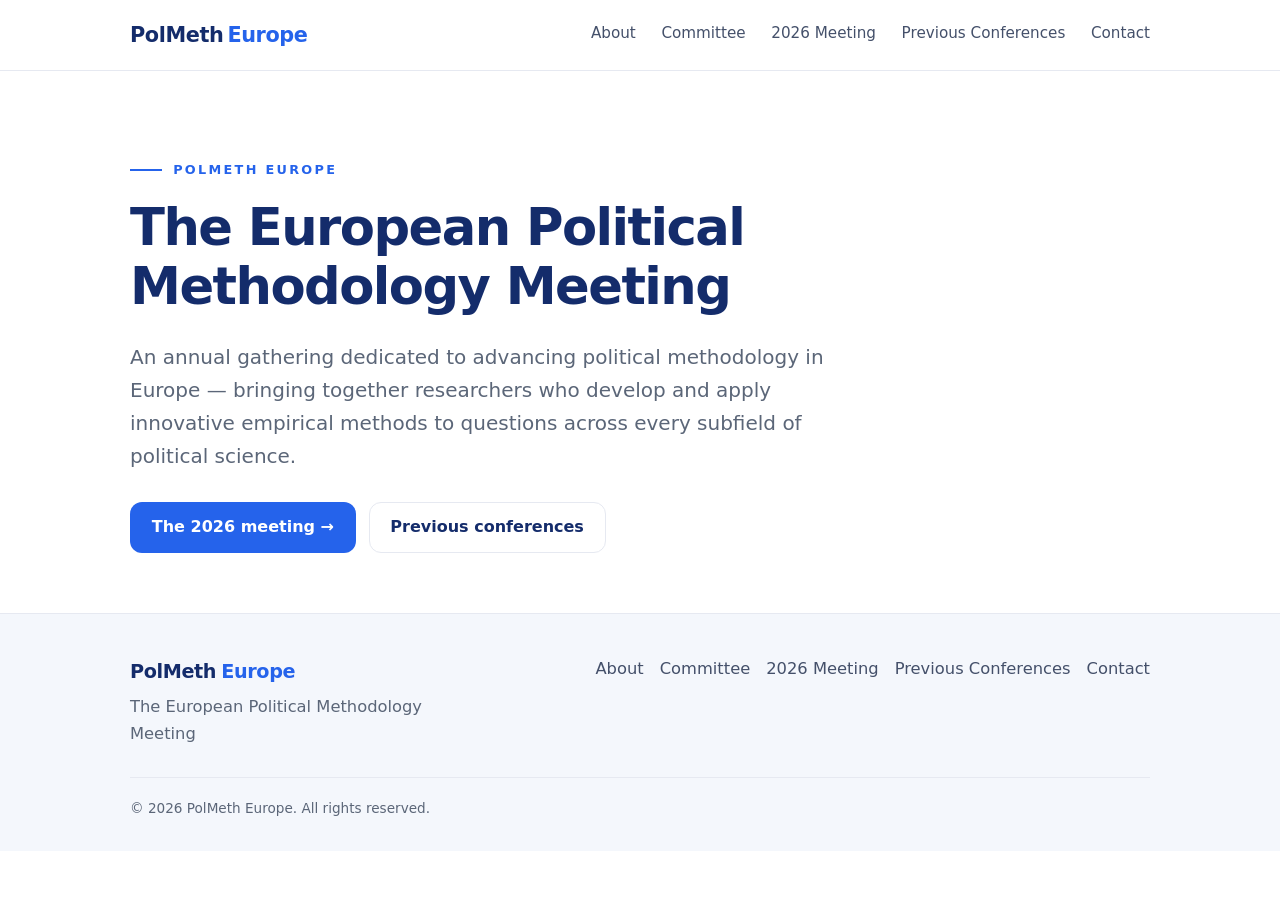
<file: index.html>
<!doctype html>
<html lang="en">
<head>
  <meta charset="utf-8">
  <meta name="viewport" content="width=device-width, initial-scale=1">
  <title>PolMeth Europe — The European Political Methodology Meeting</title>
  <meta name="description" content="PolMeth Europe is the annual European meeting for political methodology, bringing together researchers who develop and apply innovative empirical methods across political science.">
  <link rel="icon" href="assets/img/favicon.svg">
  <link rel="stylesheet" href="assets/css/style.css">
  <!-- Optional: load Inter for a crisper modern look (the stylesheet already prefers it).
  <link rel="preconnect" href="https://fonts.googleapis.com">
  <link href="https://fonts.googleapis.com/css2?family=Inter:wght@400;500;600;700&display=swap" rel="stylesheet">
  -->
</head>
<body>
  <header class="site-header" data-header></header>

  <!-- ============================== Hero ============================== -->
  <section class="hero">
    <div class="container">
      <p class="eyebrow">PolMeth Europe</p>
      <h1>The European Political Methodology Meeting</h1>
      <p class="lede">An annual gathering dedicated to advancing political methodology in
        Europe — bringing together researchers who develop and apply innovative empirical
        methods to questions across every subfield of political science.</p>
      <div class="actions">
        <a class="btn btn-primary" href="conference.html">The 2026 meeting →</a>
        <a class="btn btn-ghost" href="conferences.html">Previous conferences</a>
      </div>
    </div>
  </section>

  <!-- ======================= Next conference CTA ===================== -->
  <section class="section section-cream">
    <div class="container">
      <div class="callout" data-next-conf></div>
    </div>
  </section>

  <!-- ============================ Features =========================== -->
  <!-- <section class="section section-white">
    <div class="container">
      <p class="kicker">What to expect</p>
      <h2 style="max-width:24ch;margin-bottom:2rem">A focused, supportive home for political methodology</h2>
      <div class="grid grid-3">
        <div class="feature">
          <div class="icon"><svg viewBox="0 0 24 24" fill="none" stroke="currentColor" stroke-width="1.6" stroke-linecap="round" stroke-linejoin="round"><path d="M9 3v6l-5.5 9.5A2 2 0 0 0 5.2 22h13.6a2 2 0 0 0 1.7-3.5L15 9V3"/><path d="M8 3h8M8 14h8"/></svg></div>
          <h3>Methodological focus</h3>
          <p class="muted mb-0">A venue for new tools and techniques as well as their thoughtful
            application to real research questions.</p>
        </div>
        <div class="feature">
          <div class="icon"><svg viewBox="0 0 24 24" fill="none" stroke="currentColor" stroke-width="1.6" stroke-linecap="round" stroke-linejoin="round"><path d="M17 21v-2a4 4 0 0 0-4-4H5a4 4 0 0 0-4 4v2"/><circle cx="9" cy="7" r="4"/><path d="M23 21v-2a4 4 0 0 0-3-3.87M16 3.13A4 4 0 0 1 16 11"/></svg></div>
          <h3>Every career stage</h3>
          <p class="muted mb-0">Paper sessions with detailed feedback for faculty, postdocs, and doctoral students, 
            as well as PolMeth's traditional poster sessions.</p>
        </div>
        <div class="feature">
          <div class="icon"><svg viewBox="0 0 24 24" fill="none" stroke="currentColor" stroke-width="1.6" stroke-linecap="round" stroke-linejoin="round"><circle cx="12" cy="12" r="10"/><path d="M2 12h20M12 2a15.3 15.3 0 0 1 0 20M12 2a15.3 15.3 0 0 0 0 20"/></svg></div>
          <h3>A European community</h3>
          <p class="muted mb-0">A growing network of political methodologists across the
            continent, meeting at a different host institution each year.</p>
        </div>
      </div>
    </div>
  </section> -->

  <footer class="site-footer" data-footer></footer>

  <script src="data/site.js"></script>
  <script src="data/conferences.js"></script>
  <script src="data/committee.js"></script>
  <script src="assets/js/site.js"></script>
  <script>PolMeth.init({ page: "home" });</script>
</body>
</html>
</file>
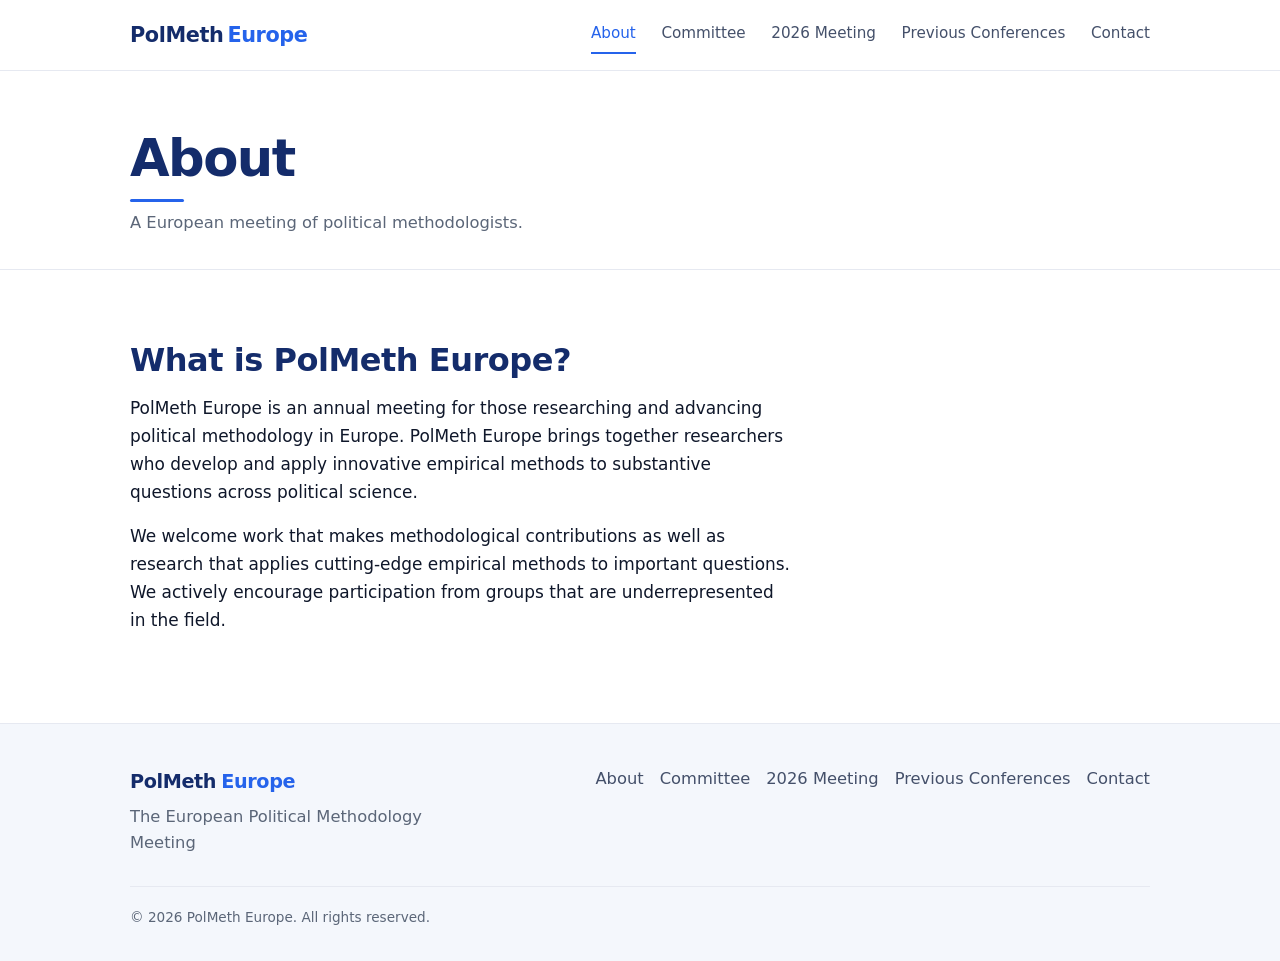
<file: about.html>
<!doctype html>
<html lang="en">
<head>
  <meta charset="utf-8">
  <meta name="viewport" content="width=device-width, initial-scale=1">
  <title>About — PolMeth Europe</title>
  <meta name="description" content="About PolMeth Europe, the annual European meeting for political methodology.">
  <link rel="icon" href="assets/img/favicon.svg">
  <link rel="stylesheet" href="assets/css/style.css">
</head>
<body>
  <header class="site-header" data-header></header>

  <div class="page-head">
    <div class="container">
      <h1>About</h1>
      <p>A European meeting of political methodologists.</p>
    </div>
  </div>

  <section class="section section-white">
    <div class="container">
      <div class="prose">
        <h2>What is PolMeth Europe?</h2>
        <p>PolMeth Europe is an annual meeting for those researching and advancing political methodology in Europe. 
          PolMeth Europe brings together researchers who develop and apply innovative 
          empirical methods to substantive questions across political science.</p>
        <p>We welcome work that makes methodological contributions as well as research
          that applies cutting-edge empirical methods to important questions. We actively encourage 
          participation from groups that are underrepresented in the field.</p>
      </div>
    </div>
  </section>

  <footer class="site-footer" data-footer></footer>

  <script src="data/site.js"></script>
  <script src="data/conferences.js"></script>
  <script src="data/committee.js"></script>
  <script src="assets/js/site.js"></script>
  <script>PolMeth.init({ page: "about" });</script>
</body>
</html>
</file>
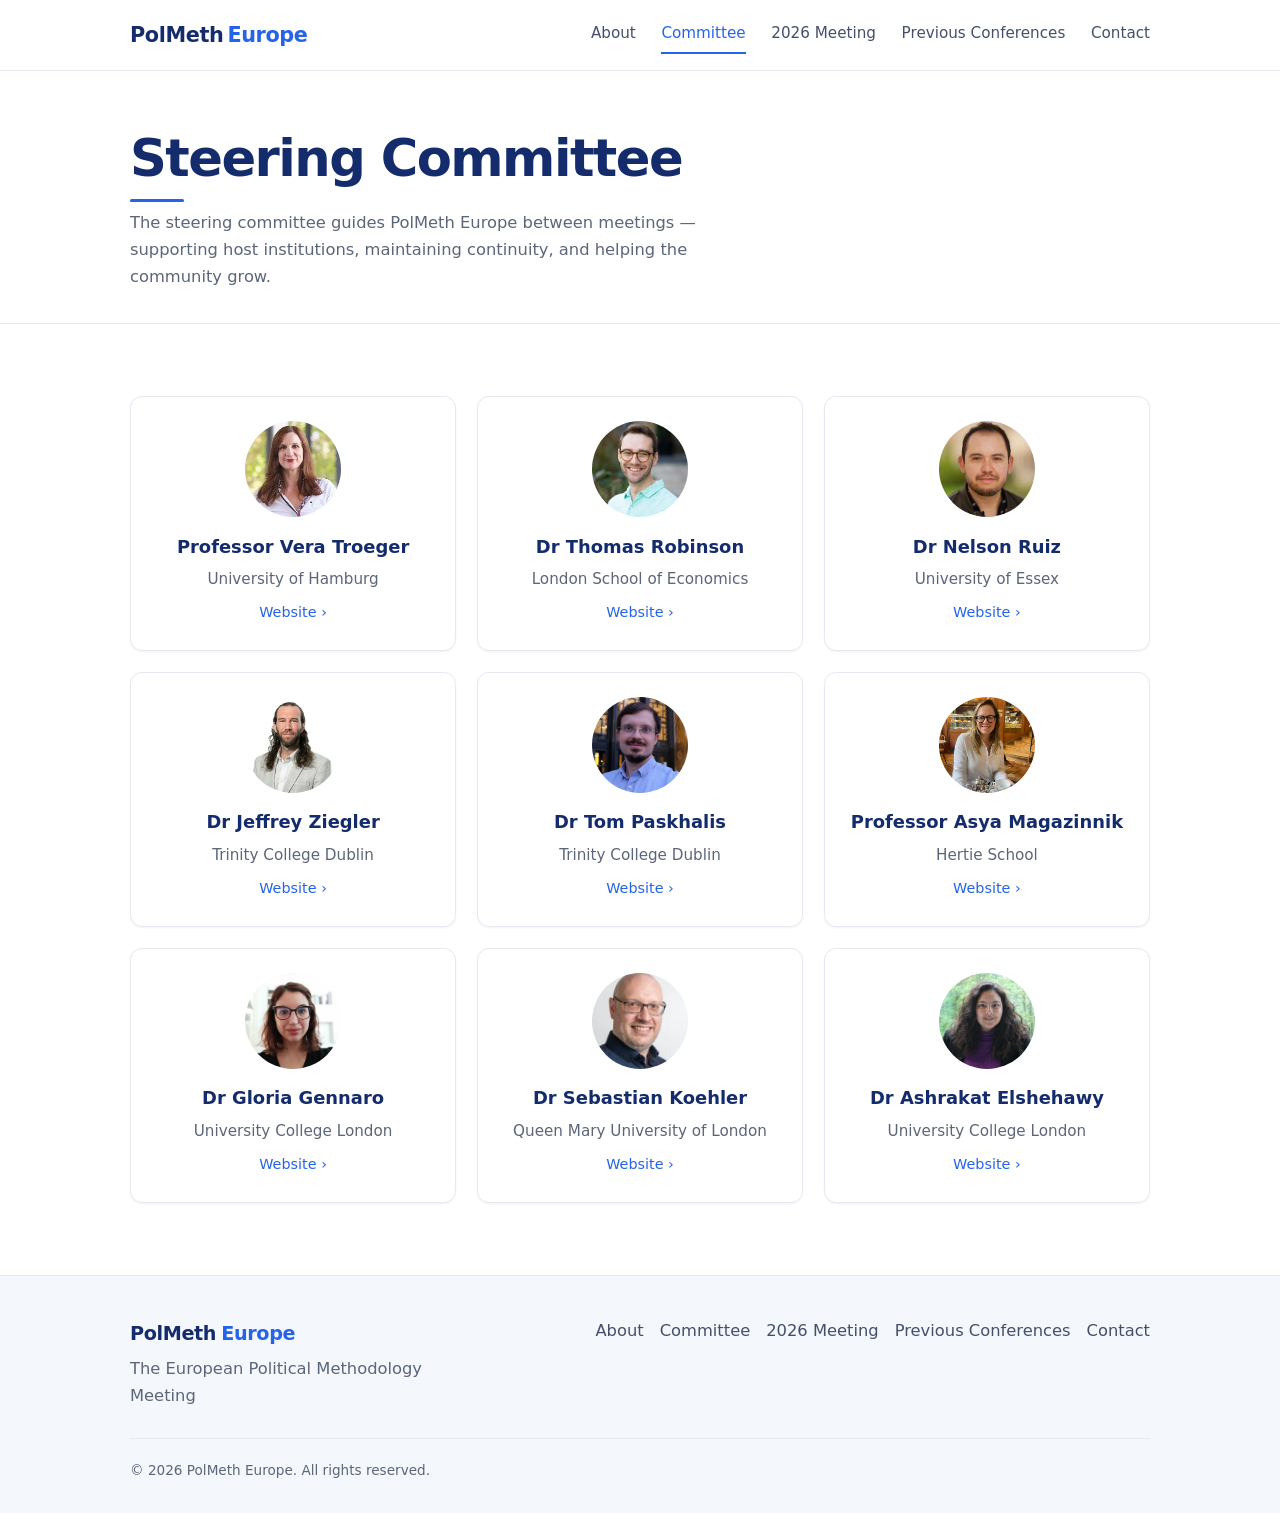
<file: committee.html>
<!doctype html>
<html lang="en">
<head>
  <meta charset="utf-8">
  <meta name="viewport" content="width=device-width, initial-scale=1">
  <title>Steering Committee — PolMeth Europe</title>
  <meta name="description" content="The steering committee of PolMeth Europe.">
  <link rel="icon" href="assets/img/favicon.svg">
  <link rel="stylesheet" href="assets/css/style.css">
</head>
<body>
  <header class="site-header" data-header></header>

  <div class="page-head">
    <div class="container">
      <h1>Steering Committee</h1>
      <p>The steering committee guides PolMeth Europe between meetings — supporting host
        institutions, maintaining continuity, and helping the community grow.</p>
    </div>
  </div>

  <section class="section section-white">
    <div class="container">
      <div class="people" data-committee></div>
    </div>
  </section>

  <footer class="site-footer" data-footer></footer>

  <script src="data/site.js"></script>
  <script src="data/conferences.js"></script>
  <script src="data/committee.js"></script>
  <script src="assets/js/site.js"></script>
  <script>PolMeth.init({ page: "committee" });</script>
</body>
</html>
</file>
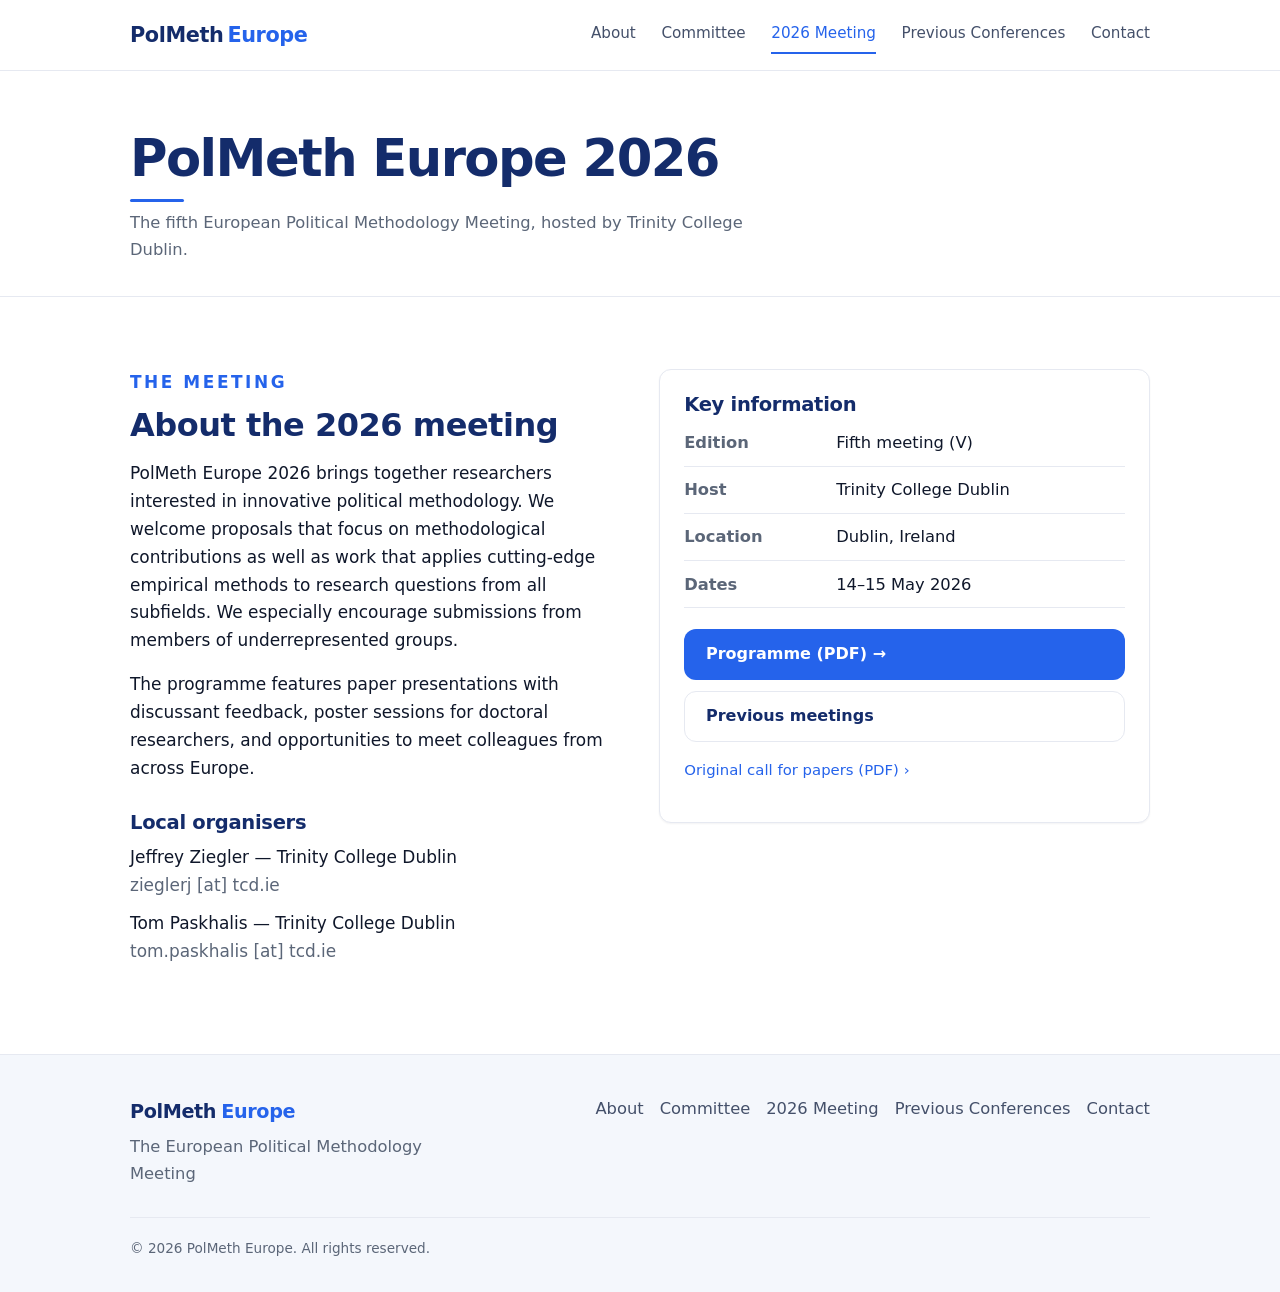
<file: conference.html>
<!doctype html>
<html lang="en">
<head>
  <meta charset="utf-8">
  <meta name="viewport" content="width=device-width, initial-scale=1">
  <title>PolMeth Europe 2026 — Dublin</title>
  <meta name="description" content="PolMeth Europe 2026: the fifth European Political Methodology Meeting, hosted by Trinity College Dublin, 14–15 May 2026.">
  <link rel="icon" href="assets/img/favicon.svg">
  <link rel="stylesheet" href="assets/css/style.css">
</head>
<body>
  <header class="site-header" data-header></header>

  <div class="page-head">
    <div class="container">
      <h1>PolMeth Europe 2026</h1>
      <p>The fifth European Political Methodology Meeting, hosted by Trinity College Dublin.</p>
    </div>
  </div>

  <section class="section section-white">
    <div class="container">
      <!-- EDITOR: this page describes the current meeting. Each year, update the
           details below (or copy the old version into your records first). The
           year list on the Conferences page is generated automatically from
           data/conferences.js. -->
      <div class="grid grid-2" style="align-items:start;gap:2.4rem">
        <div class="prose">
          <p class="kicker">The meeting</p>
          <h2>About the 2026 meeting</h2>
          <p>PolMeth Europe 2026 brings together researchers interested in innovative
            political methodology. We welcome proposals that focus on methodological
            contributions as well as work that applies cutting-edge empirical methods to
            research questions from all subfields. We especially encourage submissions from
            members of underrepresented groups.</p>
          <p>The programme features paper presentations with discussant feedback, poster
            sessions for doctoral researchers, and opportunities to meet colleagues from
            across Europe.</p>

          <h3 style="margin-top:1.8rem">Local organisers</h3>
          <p class="mb-0">Jeffrey Ziegler — Trinity College Dublin<br>
            <span class="muted">zieglerj [at] tcd.ie</span></p>
          <p style="margin-top:.6rem">Tom Paskhalis — Trinity College Dublin<br>
            <span class="muted">tom.paskhalis [at] tcd.ie</span></p>
        </div>

        <aside class="card">
          <h3 class="mt-0">Key information</h3>
          <ul class="facts">
            <li><span class="k">Edition</span><span>Fifth meeting (V)</span></li>
            <li><span class="k">Host</span><span>Trinity College Dublin</span></li>
            <li><span class="k">Location</span><span>Dublin, Ireland</span></li>
            <li><span class="k">Dates</span><span>14–15 May 2026</span></li>
          </ul>
          <div class="actions" style="display:flex;flex-direction:column;gap:.7rem;margin-top:1.3rem">
            <a class="btn btn-primary" href="data/programs/program-2026.pdf">Programme (PDF) →</a>
            <a class="btn btn-ghost" href="conferences.html">Previous meetings</a>
          </div>
          <p style="margin-top:1rem;font-size:.93rem">
            <a href="data/programs/cfp-2026.pdf">Original call for papers (PDF) ›</a>
          </p>
        </aside>
      </div>
    </div>
  </section>

  <footer class="site-footer" data-footer></footer>

  <script src="data/site.js"></script>
  <script src="data/conferences.js"></script>
  <script src="data/committee.js"></script>
  <script src="assets/js/site.js"></script>
  <script>PolMeth.init({ page: "conference" });</script>
</body>
</html>
</file>
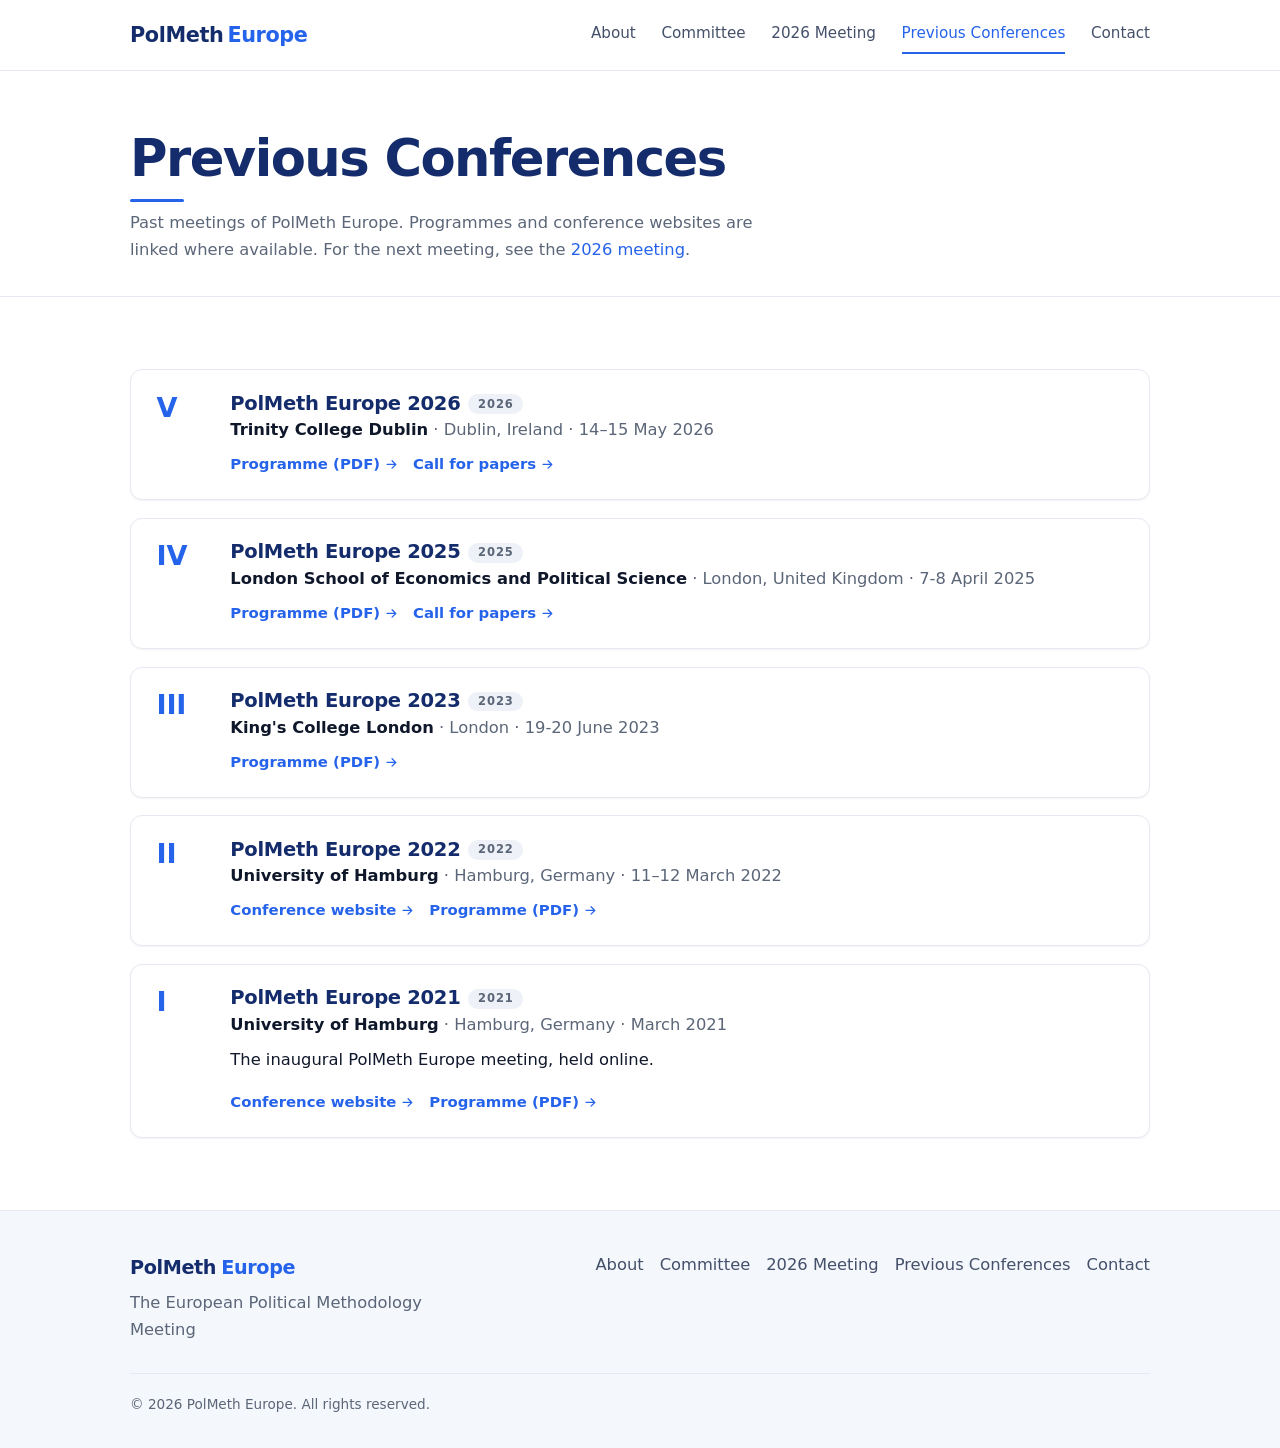
<file: conferences.html>
<!doctype html>
<html lang="en">
<head>
  <meta charset="utf-8">
  <meta name="viewport" content="width=device-width, initial-scale=1">
  <title>Previous Conferences — PolMeth Europe</title>
  <meta name="description" content="Previous meetings of PolMeth Europe, with links to programmes.">
  <link rel="icon" href="assets/img/favicon.svg">
  <link rel="stylesheet" href="assets/css/style.css">
</head>
<body>
  <header class="site-header" data-header></header>

  <div class="page-head">
    <div class="container">
      <h1>Previous Conferences</h1>
      <p>Past meetings of PolMeth Europe. Programmes and conference websites are linked where
        available. For the next meeting, see the <a href="conference.html">2026 meeting</a>.</p>
    </div>
  </div>

  <section class="section section-white">
    <div class="container">
      <!-- This list is generated from data/conferences.js (past meetings only). -->
      <div data-conferences="past"></div>
    </div>
  </section>

  <footer class="site-footer" data-footer></footer>

  <script src="data/site.js"></script>
  <script src="data/conferences.js"></script>
  <script src="data/committee.js"></script>
  <script src="assets/js/site.js"></script>
  <script>PolMeth.init({ page: "conferences" });</script>
</body>
</html>
</file>
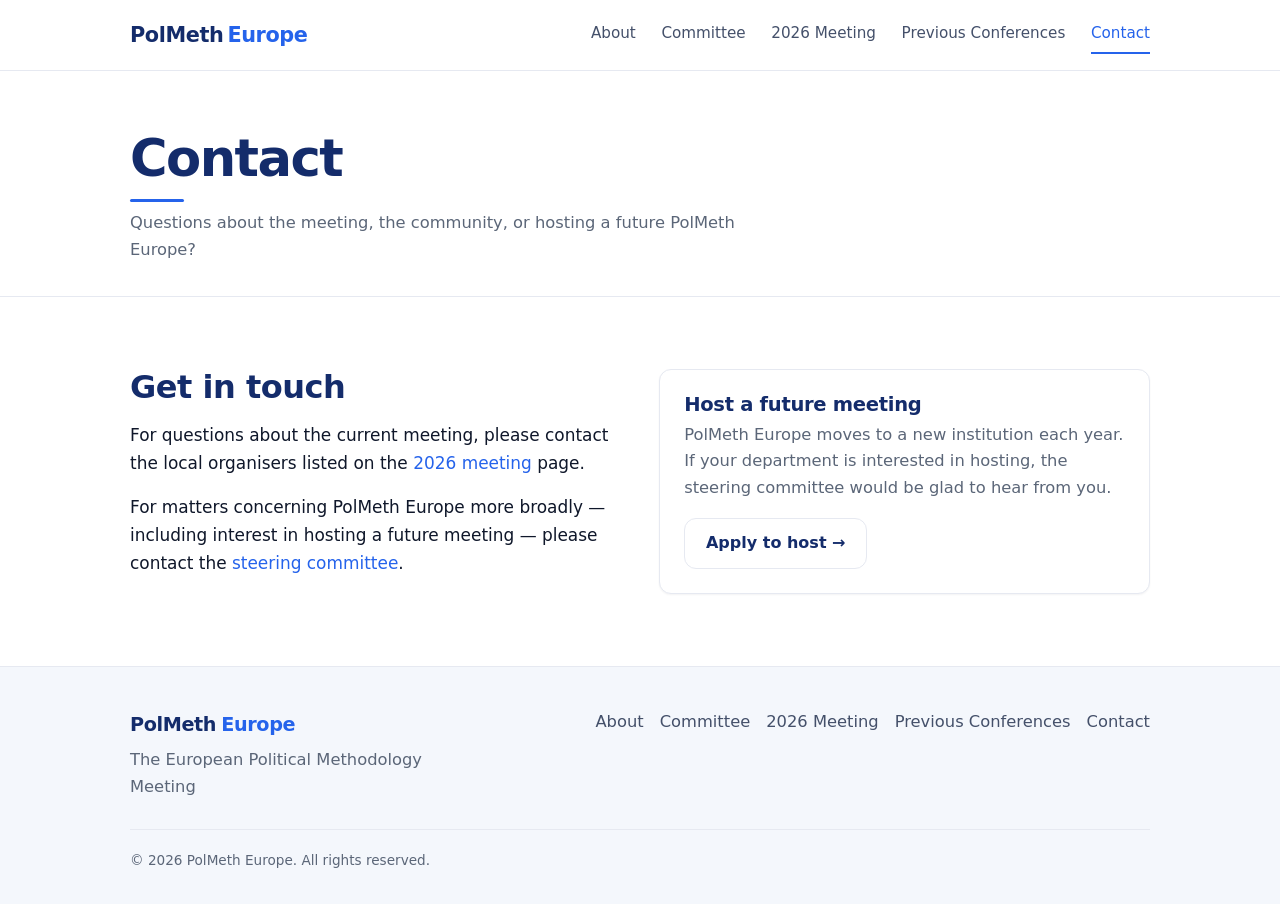
<file: contact.html>
<!doctype html>
<html lang="en">
<head>
  <meta charset="utf-8">
  <meta name="viewport" content="width=device-width, initial-scale=1">
  <title>Contact — PolMeth Europe</title>
  <meta name="description" content="Get in touch with PolMeth Europe.">
  <link rel="icon" href="assets/img/favicon.svg">
  <link rel="stylesheet" href="assets/css/style.css">
</head>
<body>
  <header class="site-header" data-header></header>

  <div class="page-head">
    <div class="container">
      <h1>Contact</h1>
      <p>Questions about the meeting, the community, or hosting a future PolMeth Europe?</p>
    </div>
  </div>

  <section class="section section-white">
    <div class="container">
      <div class="grid grid-2" style="gap:2.4rem;align-items:start">
        <div class="prose">
          <h2>Get in touch</h2>
          <p>For questions about the current meeting, please contact the local organisers listed
            on the <a href="conference.html">2026 meeting</a> page.</p>
          <p>For matters concerning PolMeth Europe more broadly — including interest in hosting a
            future meeting — please contact the <a href="committee.html">steering committee</a>.</p>
        </div>

        <aside class="card">
          <h3 class="mt-0">Host a future meeting</h3>
          <p class="muted">PolMeth Europe moves to a new institution each year. If your department
            is interested in hosting, the steering committee would be glad to hear from you.</p>
          <a class="btn btn-ghost" href="https://docs.google.com/forms/d/e/1FAIpQLScgTpFDxa56gejkFTIM0Lg02ZfoNdlBthU4ctpWZr9IOtGd6g/viewform" target="_blank" rel="noopener noreferrer">Apply to host →</a>
        </aside>
      </div>
    </div>
  </section>

  <footer class="site-footer" data-footer></footer>

  <script src="data/site.js"></script>
  <script src="data/conferences.js"></script>
  <script src="data/committee.js"></script>
  <script src="assets/js/site.js"></script>
  <script>PolMeth.init({ page: "contact" });</script>
</body>
</html>
</file>
<file: assets/css/style.css>
/* ============================================================================
 *  PolMeth Europe — stylesheet
 *  --------------------------------------------------------------------------
 *  All colours, fonts and spacing live in the :root block below. Change them
 *  in one place to restyle the whole site. To switch to a different look
 *  (e.g. white + single accent), you only need to edit these variables.
 * ========================================================================== */

:root {
  /* ---- Palette (Modern: EU-blue + white) ---- */
  --navy:        #142c6b;   /* primary deep blue (EU-leaning) — hero, headings */
  --navy-dark:   #0b1c46;   /* darker blue — gradients, footer */
  --bg:          #ffffff;   /* page background */
  --cream:       #f4f7fc;   /* subtle cool band for alternating sections */
  --card:        #ffffff;   /* cards */
  --ink:         #0f172a;   /* body text */
  --muted:       #5b6678;   /* secondary text */
  --accent:      #2563eb;   /* vivid blue — links, buttons, highlights */
  --accent-soft: #7da2f0;   /* light blue — wordmark, active state */
  --rule:        #e6e9f1;   /* hairline borders */
  --rule-dark:   rgba(255,255,255,.16);
  --white:       #ffffff;

  /* ---- Typography ---- */
  /* Modern sans throughout. For an even crisper look, uncomment the Inter
     <link> in index.html's <head> (the stack below already prefers Inter). */
  --font-head: "Inter", system-ui, -apple-system, "Segoe UI", Roboto, Helvetica, Arial, sans-serif;
  --font-body: "Inter", system-ui, -apple-system, "Segoe UI", Roboto, Helvetica, Arial, sans-serif;

  /* ---- Layout ---- */
  --maxw: 1100px;
  --pad: clamp(1.1rem, 4vw, 2.5rem);
  --radius: 12px;
  --shadow: 0 1px 2px rgba(15,23,42,.05);
}

/* ---- Reset-ish ---- */
*, *::before, *::after { box-sizing: border-box; }
html { -webkit-text-size-adjust: 100%; scroll-behavior: smooth; }
body {
  margin: 0;
  font-family: var(--font-body);
  font-size: 1.02rem;
  line-height: 1.65;
  color: var(--ink);
  background: var(--bg);
  -webkit-font-smoothing: antialiased;
}
img { max-width: 100%; display: block; }
a { color: var(--accent); text-decoration: none; }
a:hover { text-decoration: underline; }

h1, h2, h3, h4 {
  font-family: var(--font-head);
  line-height: 1.15;
  color: var(--navy);
  font-weight: 700;
  letter-spacing: -.015em;
  margin: 0 0 .5em;
}
h1 { font-size: clamp(2.1rem, 5.2vw, 3.2rem); letter-spacing: -.03em; }
h2 { font-size: clamp(1.5rem, 3.2vw, 2rem); }
h3 { font-size: 1.22rem; }
p  { margin: 0 0 1rem; }

.container { max-width: var(--maxw); margin: 0 auto; padding-inline: var(--pad); }
.muted { color: var(--muted); }
.center { text-align: center; }

/* =============================== Header ================================== */
.site-header {
  background: var(--bg);
  color: var(--ink);
  position: sticky;
  top: 0;
  z-index: 50;
  border-bottom: 1px solid var(--rule);
}
.site-header .container {
  display: flex;
  align-items: center;
  justify-content: space-between;
  min-height: 70px;
}
.brand { display: flex; align-items: baseline; gap: .4ch; color: var(--navy); }
.brand:hover { text-decoration: none; }
.brand .b1 { font-family: var(--font-head); font-size: 1.3rem; font-weight: 700; letter-spacing: -.02em; }
.brand .b2 { font-family: var(--font-head); font-size: 1.3rem; font-weight: 700; letter-spacing: -.02em; color: var(--accent); }

.nav { display: flex; align-items: center; gap: clamp(.6rem, 2vw, 1.7rem); }
.nav a {
  color: #44506a;
  font-size: .95rem;
  font-weight: 500;
  padding: .35rem 0;
  border-bottom: 2px solid transparent;
}
.nav a:hover { color: var(--accent); text-decoration: none; }
.nav a.active { color: var(--accent); border-bottom-color: var(--accent); }

.nav-toggle {
  display: none;
  background: none; border: 0; cursor: pointer;
  padding: .4rem; color: var(--navy);
}
.nav-toggle svg { width: 26px; height: 26px; }

@media (max-width: 760px) {
  .nav-toggle { display: inline-flex; }
  .nav {
    position: absolute; top: 70px; left: 0; right: 0;
    flex-direction: column; align-items: stretch;
    gap: 0;
    background: var(--bg);
    border-bottom: 1px solid var(--rule);
    box-shadow: 0 12px 24px rgba(15,23,42,.08);
    padding: .25rem var(--pad) .75rem;
    display: none;
  }
  .nav.open { display: flex; }
  .nav a { padding: .8rem 0; border-bottom: 1px solid var(--rule); }
  .nav a:last-child { border-bottom: 0; }
  .nav a.active { border-bottom-color: var(--rule); color: var(--accent); }
}

/* =============================== Buttons ================================= */
.btn {
  display: inline-flex; align-items: center; gap: .5ch;
  font-family: var(--font-body); font-size: 1rem; font-weight: 600;
  padding: .7rem 1.3rem; border-radius: var(--radius);
  border: 1.5px solid transparent; cursor: pointer; transition: .15s;
}
.btn:hover { text-decoration: none; transform: translateY(-1px); }
.btn-primary { background: var(--accent); color: #fff; }
.btn-primary:hover { background: #1d4ed8; color: #fff; }
.btn-ghost { background: transparent; color: var(--navy); border-color: var(--rule); }
.btn-ghost:hover { border-color: var(--accent); color: var(--accent); }
.btn-on-navy { background: rgba(255,255,255,.95); color: var(--navy); }
.btn-on-navy:hover { background: #fff; color: var(--navy-dark); }
.btn-on-navy-ghost { background: transparent; color: #fff; border-color: rgba(255,255,255,.45); }
.btn-on-navy-ghost:hover { border-color: #fff; color: #fff; }

/* =============================== Hero =================================== */
.hero {
  background: var(--bg);
  color: var(--ink);
  padding: clamp(3.2rem, 8vw, 5.5rem) 0 clamp(2.6rem, 6vw, 3.8rem);
}
.hero .eyebrow {
  text-transform: uppercase; letter-spacing: .18em; font-size: .8rem;
  color: var(--accent); margin-bottom: 1.1rem; font-weight: 700;
  display: flex; align-items: center; gap: .7rem;
}
.hero .eyebrow::before {
  content: ""; width: 32px; height: 2px; background: var(--accent); display: inline-block;
}
.hero h1 { color: var(--navy); max-width: 19ch; }
.hero .lede { font-size: clamp(1.05rem, 2vw, 1.25rem); color: var(--muted); max-width: 58ch; }
.hero .actions { display: flex; flex-wrap: wrap; gap: .8rem; margin-top: 1.8rem; }

/* =============================== Sections =============================== */
.section { padding: clamp(2.5rem, 6vw, 4.5rem) 0; }
.section + .section { border-top: 1px solid var(--rule); }
.section-cream { background: var(--cream); }
.section-white { background: var(--card); }

.lead-row { display: grid; grid-template-columns: 1fr; gap: 1rem; }
.kicker { text-transform: uppercase; letter-spacing: .15em; font-size: .78rem; color: var(--accent); font-weight: 700; margin-bottom: .6rem; }
.prose { max-width: 64ch; }
.prose p { font-size: 1.06rem; }

/* Page header (for inner pages) */
.page-head {
  background: var(--bg);
  color: var(--ink);
  padding: clamp(2.6rem, 6vw, 3.6rem) 0 clamp(1.4rem, 3vw, 2rem);
  border-bottom: 1px solid var(--rule);
}
.page-head h1 { color: var(--navy); margin-bottom: .55rem; }
.page-head h1::after {
  content: ""; display: block; width: 54px; height: 3px; border-radius: 2px;
  background: var(--accent); margin-top: .7rem;
}
.page-head p { color: var(--muted); max-width: 62ch; margin: 0; }
.page-head p a { color: var(--accent); }

/* =============================== Cards ================================== */
.grid { display: grid; gap: 1.3rem; }
.grid-3 { grid-template-columns: repeat(3, 1fr); }
.grid-2 { grid-template-columns: repeat(2, 1fr); }
@media (max-width: 820px) { .grid-3 { grid-template-columns: repeat(2,1fr); } }
@media (max-width: 560px) { .grid-3, .grid-2 { grid-template-columns: 1fr; } }

.card {
  background: var(--card); border: 1px solid var(--rule);
  border-radius: var(--radius); padding: 1.5rem; box-shadow: var(--shadow);
}
.card h3 { margin-bottom: .3rem; }

/* Feature columns on home (flat, editorial — blue rule on top) */
.feature { padding-top: 1.4rem; border-top: 2px solid var(--accent); }
.feature .icon {
  width: 38px; height: 38px; color: var(--accent); margin-bottom: .8rem;
}
.feature .icon svg { width: 100%; height: 100%; }
.feature h3 { color: var(--navy); }
.feature p { font-size: .98rem; }

/* =========================== Committee grid ============================= */
.people { display: grid; grid-template-columns: repeat(3, 1fr); gap: 1.3rem; }
@media (max-width: 820px) { .people { grid-template-columns: repeat(2,1fr); } }
@media (max-width: 480px) { .people { grid-template-columns: 1fr; } }
.person {
  background: var(--card); border: 1px solid var(--rule); border-radius: var(--radius);
  padding: 1.5rem; text-align: center; box-shadow: var(--shadow);
}
.person .avatar {
  width: 96px; height: 96px; border-radius: 50%; margin: 0 auto .9rem;
  object-fit: cover; background: var(--navy); display: flex;
  align-items: center; justify-content: center; overflow: hidden;
  color: #fff; font-family: var(--font-head); font-size: 1.75rem; font-weight: 700;
  background: linear-gradient(135deg, var(--navy) 0%, var(--accent) 100%);
  border: 0;
}
.person .name { font-family: var(--font-head); font-size: 1.12rem; color: var(--navy); font-weight: 600; }
.person .role { color: var(--accent); font-size: .82rem; text-transform: uppercase; letter-spacing: .08em; font-weight: 700; margin-top: .2rem; }
.person .aff { color: var(--muted); font-size: .95rem; margin-top: .35rem; }
.person .link { font-size: .9rem; display: inline-block; margin-top: .6rem; }

/* =========================== Conference list ============================ */
.conf-list { display: flex; flex-direction: column; gap: 1.1rem; }
.conf {
  display: grid; grid-template-columns: auto 1fr; gap: 1.3rem;
  background: var(--card); border: 1px solid var(--rule);
  border-radius: var(--radius); padding: 1.4rem 1.6rem; box-shadow: var(--shadow);
}
.conf .edition {
  font-family: var(--font-head); font-size: 1.7rem; font-weight: 700;
  color: var(--accent); min-width: 2.8ch; line-height: 1.1; letter-spacing: -.01em;
}
.conf .meta h3 { margin-bottom: .15rem; }
.conf .where { color: var(--muted); margin: 0 0 .5rem; }
.conf .where strong { color: var(--ink); font-weight: 600; }
.conf .links { display: flex; flex-wrap: wrap; gap: .5rem .9rem; margin-top: .4rem; }
.conf .links a { font-size: .93rem; font-weight: 600; display: inline-flex; align-items: center; gap: .35ch; }
.conf.upcoming { border-color: var(--accent); border-width: 1.5px; }
.badge {
  display: inline-block; font-size: .72rem; font-weight: 700; letter-spacing: .08em;
  text-transform: uppercase; padding: .2rem .6rem; border-radius: 999px;
  background: var(--accent); color: #fff; vertical-align: middle; margin-left: .5rem;
}
.badge-past { background: #eef1f7; color: var(--muted); }
.verify-note { font-size: .82rem; color: var(--muted); font-style: italic; margin-top: .4rem; }
@media (max-width: 480px) { .conf { grid-template-columns: 1fr; gap: .4rem; } }

/* =============================== News =================================== */
.news { display: flex; flex-direction: column; }
.news-item { display: grid; grid-template-columns: 9rem 1fr; gap: 1rem; padding: 1rem 0; border-bottom: 1px solid var(--rule); }
.news-item:last-child { border-bottom: 0; }
.news-item .date { color: var(--accent); font-weight: 600; font-size: .92rem; }
.news-item h3 { font-size: 1.08rem; margin: 0 0 .2rem; }
@media (max-width: 560px) { .news-item { grid-template-columns: 1fr; gap: .2rem; } }

/* ===================== Next-conference highlight ======================= */
.callout {
  background: var(--card); color: var(--ink); border-radius: var(--radius);
  border: 1px solid var(--rule); border-left: 4px solid var(--accent);
  padding: clamp(1.5rem, 4vw, 2.4rem); display: flex; flex-wrap: wrap;
  align-items: center; justify-content: space-between; gap: 1.3rem;
}
.callout h2 { color: var(--navy); margin: 0; }
.callout p { color: var(--muted); margin: .4rem 0 0; }
.callout .actions { display: flex; gap: .7rem; flex-wrap: wrap; }

/* editor note (visible reminder while content is placeholder) */
.editor-note {
  background: #eef3ff; border: 1px solid #c9d8fb; color: #2a4a93;
  border-radius: var(--radius); padding: .9rem 1.1rem; font-size: .92rem;
  margin-bottom: 1.6rem;
}
.editor-note strong { color: #1d3c80; }

/* definition rows (conference page facts) */
.facts { list-style: none; padding: 0; margin: 0; display: grid; gap: .1rem; }
.facts li { display: grid; grid-template-columns: 8.5rem 1fr; gap: 1rem; padding: .55rem 0; border-bottom: 1px solid var(--rule); }
.facts .k { color: var(--muted); font-weight: 600; }
@media (max-width: 480px) { .facts li { grid-template-columns: 1fr; gap: .1rem; } }

/* =============================== Footer ================================= */
.site-footer { background: var(--cream); color: var(--muted); padding: 2.6rem 0 2rem; margin-top: 0; border-top: 1px solid var(--rule); }
.site-footer .cols { display: flex; flex-wrap: wrap; justify-content: space-between; gap: 1.5rem; }
.site-footer p { color: var(--muted); }
.site-footer .b1 { font-family: var(--font-head); font-size: 1.2rem; font-weight: 700; letter-spacing: -.02em; color: var(--navy); }
.site-footer .b2 { font-family: var(--font-head); font-size: 1.2rem; font-weight: 700; letter-spacing: -.02em; color: var(--accent); }
.site-footer a { color: #44506a; }
.site-footer a:hover { color: var(--accent); }
.site-footer nav { display: flex; flex-wrap: wrap; gap: 1rem; }
.site-footer .legal { margin-top: 1.8rem; padding-top: 1.2rem; border-top: 1px solid var(--rule); font-size: .85rem; color: var(--muted); }

/* utilities */
.mt-0 { margin-top: 0; } .mb-0 { margin-bottom: 0; }
.stack > * + * { margin-top: 1rem; }
.icon-inline { width: 1em; height: 1em; vertical-align: -.12em; }
</file>
